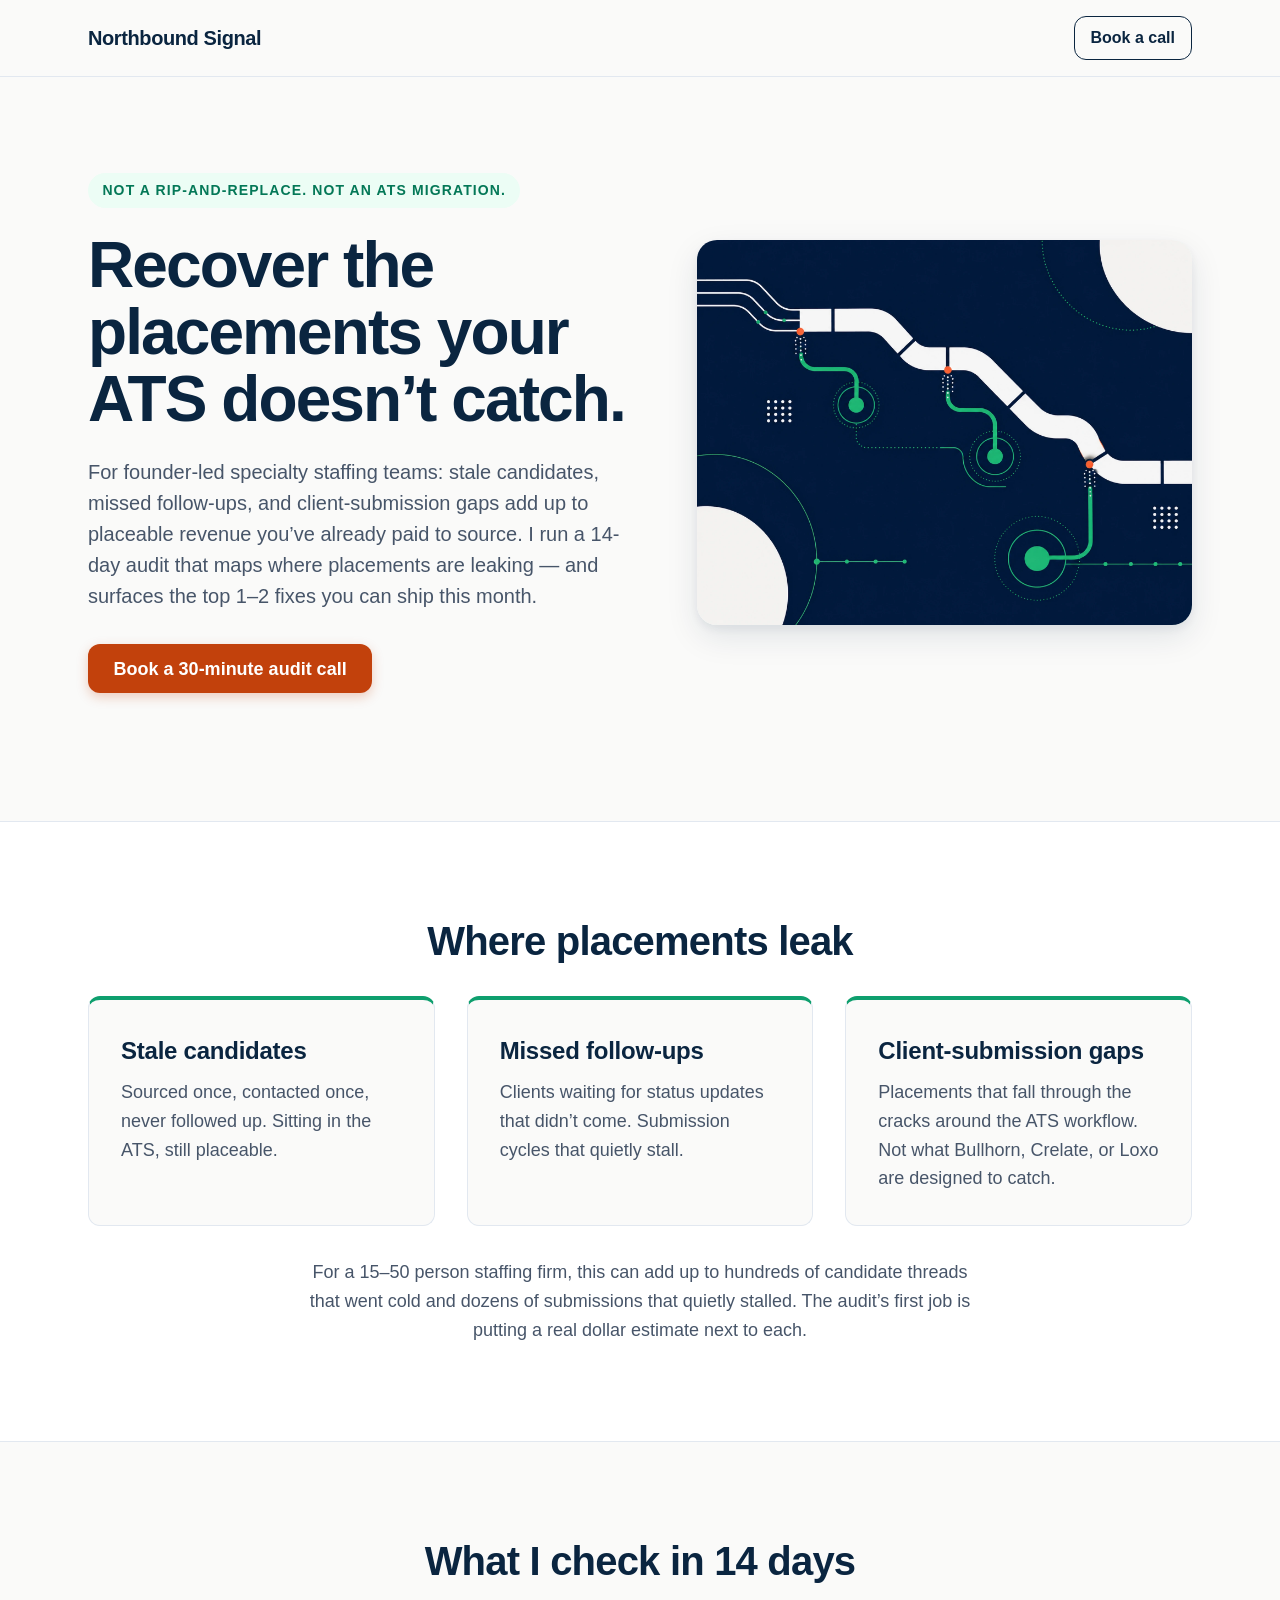
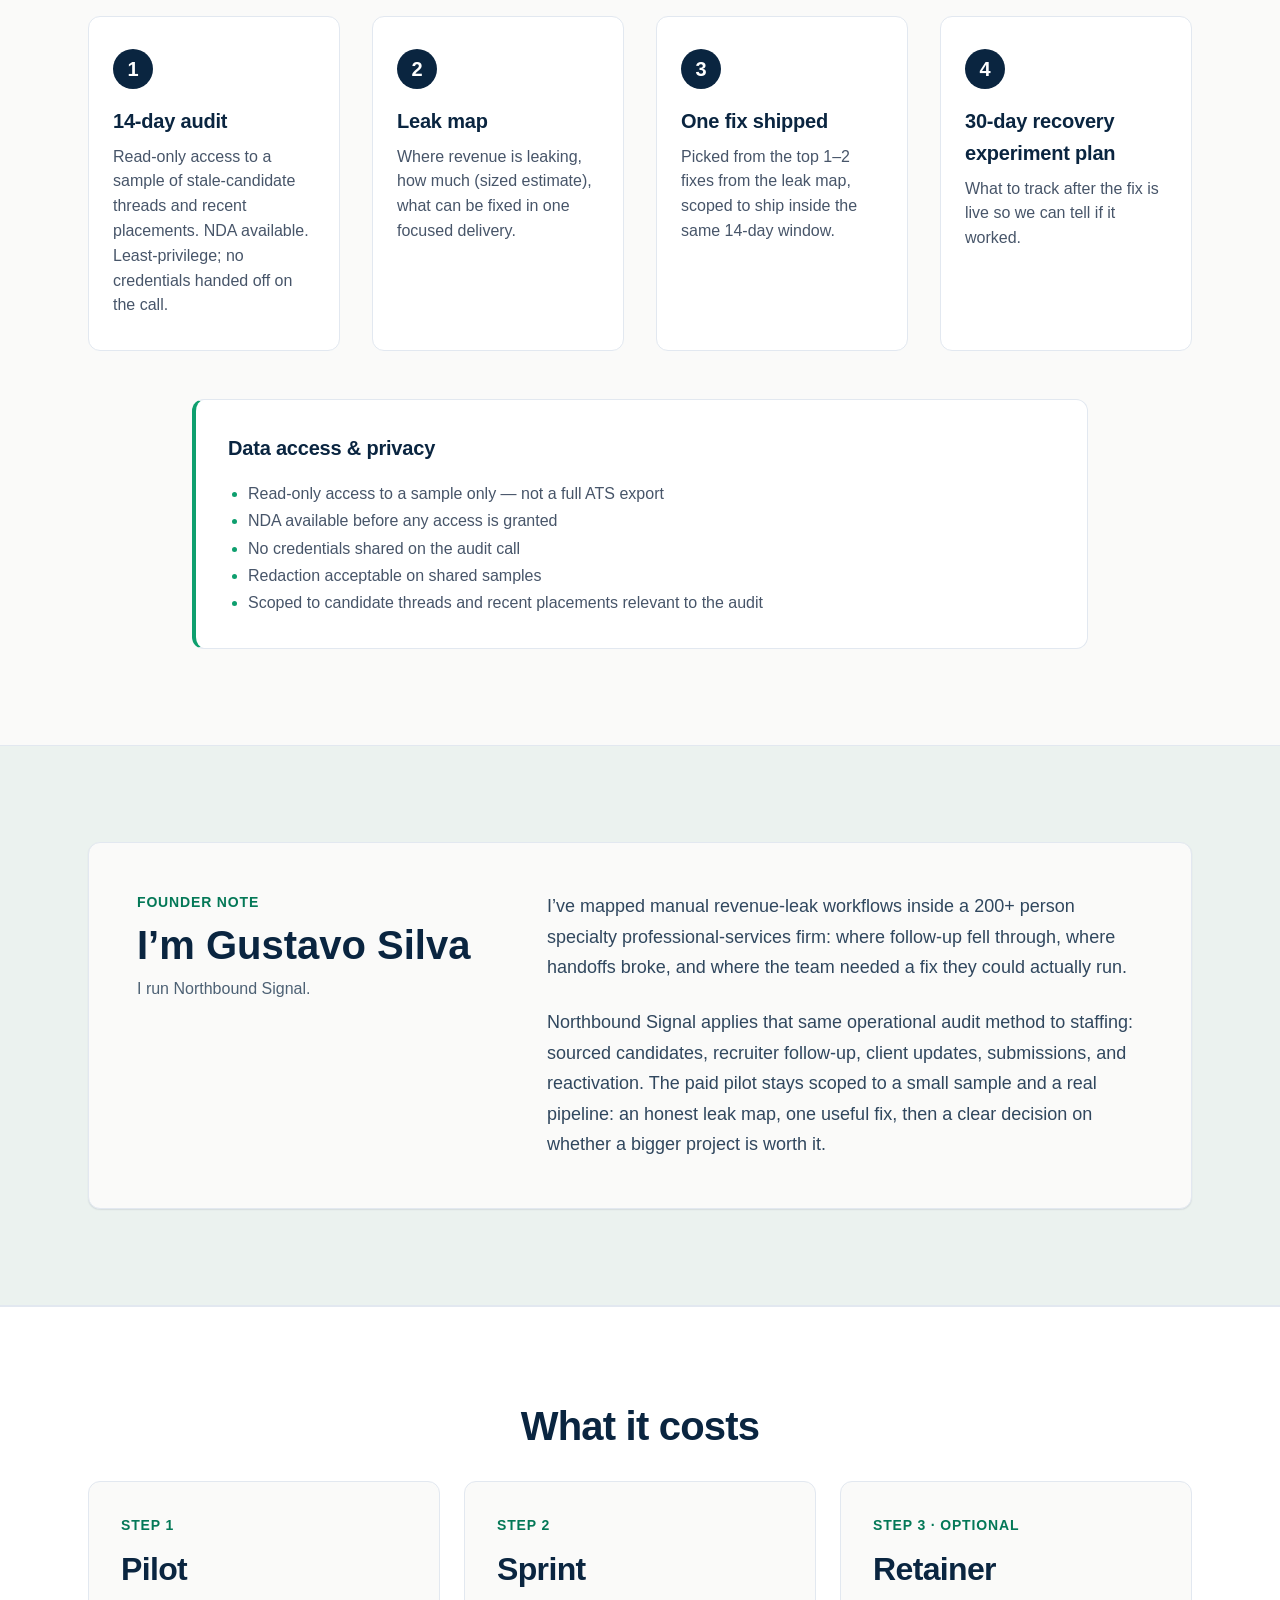
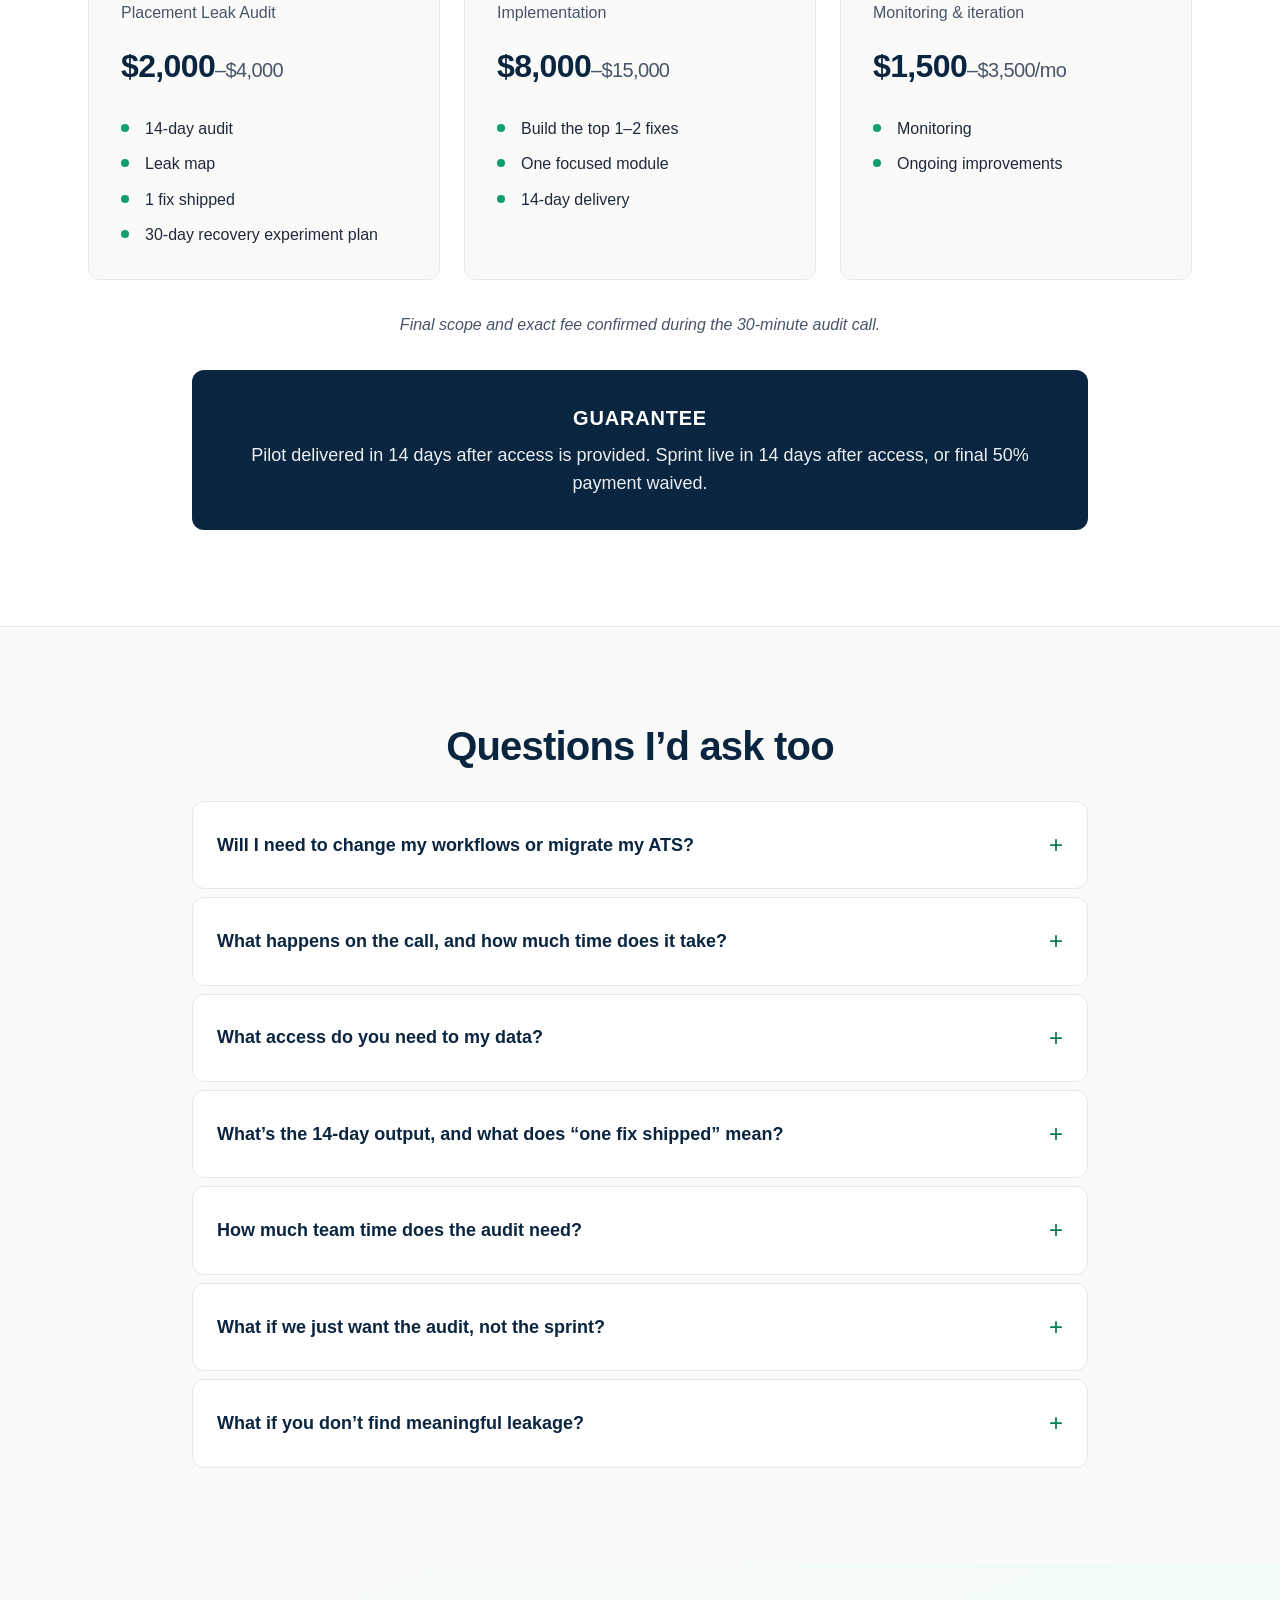
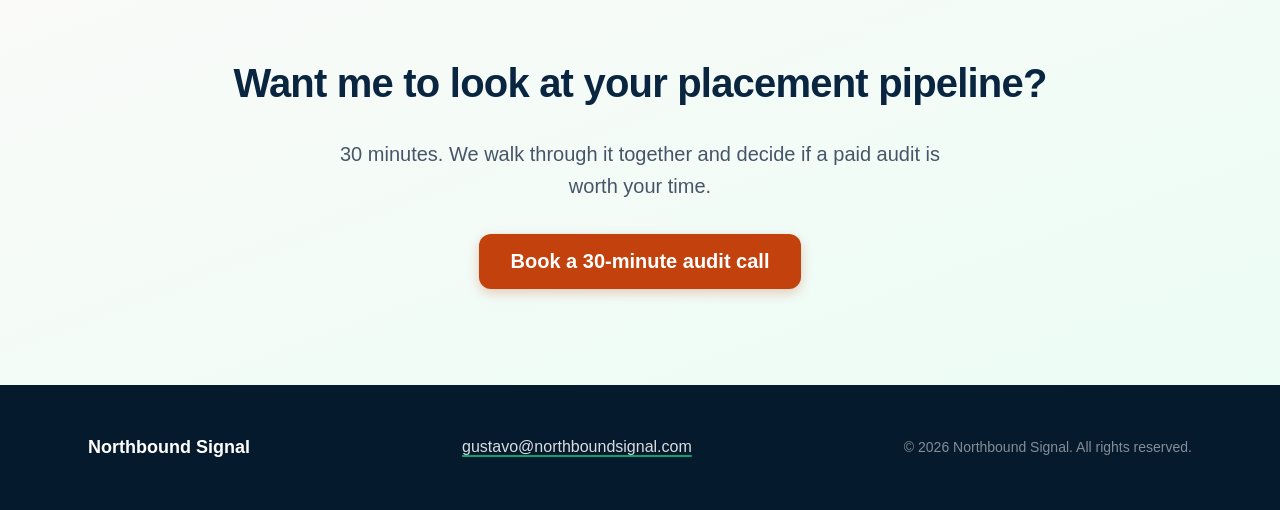
<file: index.html>
<!DOCTYPE html>
<html lang="en">
<head>
  <meta charset="UTF-8">
  <meta name="viewport" content="width=device-width, initial-scale=1.0">
  <title>Northbound Signal — Recover the placements your ATS doesn&rsquo;t catch</title>
  <meta name="description" content="A 14-day audit for founder-led specialty staffing firms on Bullhorn, Crelate, or Loxo. Maps where placements are leaking and ships the top 1&ndash;2 fixes that recover the most placeable revenue.">
  <link rel="canonical" href="https://northboundsignal.com/">
  <meta name="theme-color" content="#0A2540">
  <link rel="icon" type="image/svg+xml" href="/favicon.svg">
  <link rel="apple-touch-icon" href="/apple-touch-icon.png">

  <meta property="og:title" content="Northbound Signal &mdash; Recover the placements your ATS doesn&rsquo;t catch">
  <meta property="og:description" content="A 14-day audit for founder-led specialty staffing firms. Maps where placements are leaking and ships the top 1&ndash;2 fixes that recover the most placeable revenue.">
  <meta property="og:image" content="https://northboundsignal.com/assets/og-image.png">
  <meta property="og:url" content="https://northboundsignal.com/">
  <meta property="og:type" content="website">

  <meta name="twitter:card" content="summary_large_image">
  <meta name="twitter:title" content="Northbound Signal &mdash; Recover the placements your ATS doesn&rsquo;t catch">
  <meta name="twitter:description" content="A 14-day audit for founder-led specialty staffing firms.">
  <meta name="twitter:image" content="https://northboundsignal.com/assets/og-image.png">

  <link rel="preload" as="image" href="/assets/hero.webp">
  <link rel="stylesheet" href="/styles.css">
</head>
<body>

<header class="site-header">
  <nav class="nav" aria-label="Primary">
    <a href="/" class="brand" aria-label="Northbound Signal home">Northbound Signal</a>
    <a href="https://calendly.com/gustavogilsilva93/30min" class="nav-cta">Book a call</a>
  </nav>
</header>

<main>

<section class="hero" aria-labelledby="hero-title">
  <div class="hero-inner">
    <p class="eyebrow">Not a rip-and-replace. Not an ATS migration.</p>
    <h1 id="hero-title" class="hero-title">Recover the placements your ATS doesn&rsquo;t catch.</h1>
    <p class="hero-subhead">For founder-led specialty staffing teams: stale candidates, missed follow-ups, and client-submission gaps add up to placeable revenue you&rsquo;ve already paid to source. I run a 14-day audit that maps where placements are leaking &mdash; and surfaces the top 1&ndash;2 fixes you can ship this month.</p>
    <p class="hero-cta-row">
      <a href="https://calendly.com/gustavogilsilva93/30min" class="btn btn-primary">Book a 30-minute audit call</a>
    </p>
  </div>
  <div class="hero-figure">
    <img src="/assets/hero.webp" alt="A staffing pipeline diagram showing where placements leak and how the audit recovers them." width="900" height="700" fetchpriority="high">
  </div>
</section>

<section class="problem" aria-labelledby="problem-title">
  <div class="container">
    <h2 id="problem-title" class="section-title">Where placements leak</h2>
    <div class="card-grid">
      <article class="card">
        <h3>Stale candidates</h3>
        <p>Sourced once, contacted once, never followed up. Sitting in the ATS, still placeable.</p>
      </article>
      <article class="card">
        <h3>Missed follow-ups</h3>
        <p>Clients waiting for status updates that didn&rsquo;t come. Submission cycles that quietly stall.</p>
      </article>
      <article class="card">
        <h3>Client-submission gaps</h3>
        <p>Placements that fall through the cracks around the ATS workflow. Not what Bullhorn, Crelate, or Loxo are designed to catch.</p>
      </article>
    </div>
    <p class="problem-anchor">For a 15&ndash;50 person staffing firm, this can add up to hundreds of candidate threads that went cold and dozens of submissions that quietly stalled. The audit&rsquo;s first job is putting a real dollar estimate next to each.</p>
  </div>
</section>

<section class="process" aria-labelledby="process-title">
  <div class="container">
    <h2 id="process-title" class="section-title">What I check in 14 days</h2>
    <ol class="steps">
      <li>
        <span class="step-number" aria-hidden="true">1</span>
        <h3>14-day audit</h3>
        <p>Read-only access to a sample of stale-candidate threads and recent placements. NDA available. Least-privilege; no credentials handed off on the call.</p>
      </li>
      <li>
        <span class="step-number" aria-hidden="true">2</span>
        <h3>Leak map</h3>
        <p>Where revenue is leaking, how much (sized estimate), what can be fixed in one focused delivery.</p>
      </li>
      <li>
        <span class="step-number" aria-hidden="true">3</span>
        <h3>One fix shipped</h3>
        <p>Picked from the top 1&ndash;2 fixes from the leak map, scoped to ship inside the same 14-day window.</p>
      </li>
      <li>
        <span class="step-number" aria-hidden="true">4</span>
        <h3>30-day recovery experiment plan</h3>
        <p>What to track after the fix is live so we can tell if it worked.</p>
      </li>
    </ol>

    <aside class="privacy" aria-labelledby="privacy-title">
      <h3 id="privacy-title">Data access &amp; privacy</h3>
      <ul>
        <li>Read-only access to a sample only &mdash; not a full ATS export</li>
        <li>NDA available before any access is granted</li>
        <li>No credentials shared on the audit call</li>
        <li>Redaction acceptable on shared samples</li>
        <li>Scoped to candidate threads and recent placements relevant to the audit</li>
      </ul>
    </aside>
  </div>
</section>

<section class="about" aria-labelledby="about-title">
  <div class="container">
    <article class="about-card">
      <div class="about-meta">
        <p class="about-eyebrow">Founder note</p>
        <h2 id="about-title" class="about-heading">I&rsquo;m Gustavo Silva</h2>
        <p class="about-subhead">I run Northbound Signal.</p>
      </div>
      <div class="about-body">
        <p>I&rsquo;ve mapped manual revenue-leak workflows inside a 200+ person specialty professional-services firm: where follow-up fell through, where handoffs broke, and where the team needed a fix they could actually run.</p>
        <p>Northbound Signal applies that same operational audit method to staffing: sourced candidates, recruiter follow-up, client updates, submissions, and reactivation. The paid pilot stays scoped to a small sample and a real pipeline: an honest leak map, one useful fix, then a clear decision on whether a bigger project is worth it.</p>
      </div>
    </article>
  </div>
</section>

<section class="pricing" aria-labelledby="pricing-title">
  <div class="container">
    <h2 id="pricing-title" class="section-title">What it costs</h2>
    <div class="pricing-grid">

      <article class="tier">
        <p class="tier-eyebrow">Step 1</p>
        <h3 class="tier-name">Pilot</h3>
        <p class="tier-tagline">Placement Leak Audit</p>
        <p class="tier-price">$2,000<span class="tier-price-range">&ndash;$4,000</span></p>
        <ul class="tier-list">
          <li>14-day audit</li>
          <li>Leak map</li>
          <li>1 fix shipped</li>
          <li>30-day recovery experiment plan</li>
        </ul>
      </article>

      <article class="tier">
        <p class="tier-eyebrow">Step 2</p>
        <h3 class="tier-name">Sprint</h3>
        <p class="tier-tagline">Implementation</p>
        <p class="tier-price">$8,000<span class="tier-price-range">&ndash;$15,000</span></p>
        <ul class="tier-list">
          <li>Build the top 1&ndash;2 fixes</li>
          <li>One focused module</li>
          <li>14-day delivery</li>
        </ul>
      </article>

      <article class="tier">
        <p class="tier-eyebrow">Step 3 &middot; optional</p>
        <h3 class="tier-name">Retainer</h3>
        <p class="tier-tagline">Monitoring &amp; iteration</p>
        <p class="tier-price">$1,500<span class="tier-price-range">&ndash;$3,500/mo</span></p>
        <ul class="tier-list">
          <li>Monitoring</li>
          <li>Ongoing improvements</li>
        </ul>
      </article>

    </div>

    <p class="pricing-sub">Final scope and exact fee confirmed during the 30-minute audit call.</p>

    <aside class="guarantee">
      <h3>Guarantee</h3>
      <p>Pilot delivered in 14 days after access is provided. Sprint live in 14 days after access, or final 50% payment waived.</p>
    </aside>
  </div>
</section>

<section class="faq" aria-labelledby="faq-title">
  <div class="container">
    <h2 id="faq-title" class="section-title">Questions I&rsquo;d ask too</h2>
    <div class="faq-list">

      <details>
        <summary>Will I need to change my workflows or migrate my ATS?</summary>
        <div class="faq-body"><p>No to both. The audit reads what your team already does inside Bullhorn, Crelate, or Loxo and finds where revenue leaks around the existing workflow. Nothing gets ripped out or replaced.</p></div>
      </details>

      <details>
        <summary>What happens on the call, and how much time does it take?</summary>
        <div class="faq-body"><p>30 minutes. We walk through your placement pipeline together, identify 2&ndash;3 leakage hypotheses, and decide if a paid audit is worth your time. No slides, no pitch deck.</p></div>
      </details>

      <details>
        <summary>What access do you need to my data?</summary>
        <div class="faq-body"><p>For the audit: read access to a sampling of stale-candidate threads and recent placements. NDA available. No credentials shared on the call itself.</p></div>
      </details>

      <details>
        <summary>What&rsquo;s the 14-day output, and what does &ldquo;one fix shipped&rdquo; mean?</summary>
        <div class="faq-body"><p>You get a leak map (where revenue is leaking, how much, what can be fixed in one focused delivery), one fix delivered live, and a 30-day recovery experiment plan. &ldquo;One fix&rdquo; might be an automated stale-candidate reactivation sequence, a missed-follow-up alert when a recruiter goes quiet on a placement, a daily client-submission status digest, or a CRM-cleanup pass that re-surfaces buried opportunities &mdash; whichever has the highest dollar recovery for your specific pipeline.</p></div>
      </details>

      <details>
        <summary>How much team time does the audit need?</summary>
        <div class="faq-body"><p>Roughly 60&ndash;90 minutes total: a 30-minute kickoff to walk us through your pipeline, an async 30-minute review of the leak map mid-audit, and a 30-minute readout at the end. Outside that we work async.</p></div>
      </details>

      <details>
        <summary>What if we just want the audit, not the sprint?</summary>
        <div class="faq-body"><p>You keep the leak map and the experiment plan. Some firms ship the top fix themselves with the spec we deliver. The audit isn&rsquo;t a tripwire for the sprint &mdash; there&rsquo;s no auto-charge and no pressure on the readout call.</p></div>
      </details>

      <details>
        <summary>What if you don&rsquo;t find meaningful leakage?</summary>
        <div class="faq-body"><p>That itself is the answer. The audit fee is the cost of finding out, not a bet on a guaranteed outcome.</p></div>
      </details>

    </div>
  </div>
</section>

<section class="cta-final" aria-labelledby="cta-final-title">
  <div class="container">
    <h2 id="cta-final-title" class="section-title">Want me to look at your placement pipeline?</h2>
    <p class="cta-final-sub">30 minutes. We walk through it together and decide if a paid audit is worth your time.</p>
    <a href="https://calendly.com/gustavogilsilva93/30min" class="btn btn-primary btn-large">Book a 30-minute audit call</a>
  </div>
</section>

</main>

<footer class="site-footer">
  <div class="container footer-inner">
    <p class="footer-brand">Northbound Signal</p>
    <p class="footer-contact"><a href="mailto:gustavo@northboundsignal.com">gustavo@northboundsignal.com</a></p>
    <p class="footer-copy">&copy; 2026 Northbound Signal. All rights reserved.</p>
  </div>
</footer>

</body>
</html>
</file>
<file: styles.css>
/* =========================================================
   Northbound Signal — base stylesheet
   Palette tokens locked in helm/landing-page-plan.md §4.
   CTA orange darkened to #C2410C for WCAG AA contrast (4.7:1 vs white).
   ========================================================= */

:root {
  /* Color palette */
  --navy: #0A2540;
  --navy-soft: #11304F;
  --navy-deep: #061A2E;
  --emerald: #0E9F6E;
  --emerald-text: #047857;        /* darker for AA contrast on light bgs and as button bg with white text */
  --emerald-soft: #ECFDF5;
  --orange: #C2410C;            /* darkened from #EA580C for AA contrast */
  --orange-hover: #9A330A;
  --text: #1E293B;
  --text-muted: #475569;
  --bg: #FAFAF9;
  --bg-soft: #F1F5F9;
  --border: #E2E8F0;
  --white: #FFFFFF;

  /* Typography */
  --font-sans: -apple-system, BlinkMacSystemFont, "Segoe UI", Roboto, "Helvetica Neue", Arial, "Inter", sans-serif;
  --font-display: "Inter", -apple-system, BlinkMacSystemFont, "Segoe UI", sans-serif;

  /* Type scale */
  --text-xs: 0.875rem;
  --text-sm: 1rem;
  --text-base: 1.125rem;
  --text-lg: 1.25rem;
  --text-xl: 1.5rem;
  --text-2xl: 2rem;
  --text-3xl: 2.5rem;
  --text-4xl: 3.25rem;
  --text-5xl: 4rem;

  /* Spacing */
  --space-1: 0.5rem;
  --space-2: 1rem;
  --space-3: 1.5rem;
  --space-4: 2rem;
  --space-5: 3rem;
  --space-6: 4rem;
  --space-7: 6rem;
  --space-8: 8rem;

  /* Layout */
  --container: 72rem;
  --container-narrow: 56rem;
  --radius: 0.75rem;
  --radius-lg: 1.25rem;
  --shadow-sm: 0 1px 2px rgba(10, 37, 64, 0.06), 0 1px 1px rgba(10, 37, 64, 0.04);
  --shadow-md: 0 4px 12px rgba(10, 37, 64, 0.08), 0 2px 4px rgba(10, 37, 64, 0.04);
  --shadow-lg: 0 12px 32px rgba(10, 37, 64, 0.10), 0 4px 8px rgba(10, 37, 64, 0.06);
}

/* =========================================================
   Reset / base
   ========================================================= */

*,
*::before,
*::after {
  box-sizing: border-box;
}

html {
  -webkit-text-size-adjust: 100%;
  scroll-behavior: smooth;
}

@media (prefers-reduced-motion: reduce) {
  html { scroll-behavior: auto; }
  *,
  *::before,
  *::after {
    animation-duration: 0.01ms !important;
    animation-iteration-count: 1 !important;
    transition-duration: 0.01ms !important;
  }
}

body {
  margin: 0;
  font-family: var(--font-sans);
  font-size: var(--text-base);
  line-height: 1.6;
  color: var(--text);
  background: var(--bg);
  -webkit-font-smoothing: antialiased;
  -moz-osx-font-smoothing: grayscale;
}

img, svg {
  display: block;
  max-width: 100%;
  height: auto;
}

a {
  color: var(--navy);
  text-decoration-color: var(--emerald);
  text-decoration-thickness: 2px;
  text-underline-offset: 3px;
}

a:hover {
  color: var(--emerald-text);
}

a:focus-visible,
button:focus-visible,
.btn:focus-visible,
summary:focus-visible {
  outline: 3px solid var(--orange);
  outline-offset: 3px;
  border-radius: 4px;
}

/* Visually hidden but accessible to screen readers */
.visually-hidden {
  position: absolute;
  width: 1px;
  height: 1px;
  padding: 0;
  margin: -1px;
  overflow: hidden;
  clip: rect(0, 0, 0, 0);
  white-space: nowrap;
  border: 0;
}

/* =========================================================
   Layout primitives
   ========================================================= */

.container {
  width: 100%;
  max-width: var(--container);
  margin: 0 auto;
  padding-inline: var(--space-3);
}

.section-title {
  font-family: var(--font-display);
  font-size: clamp(var(--text-2xl), 4vw, var(--text-3xl));
  font-weight: 700;
  letter-spacing: -0.02em;
  color: var(--navy);
  margin: 0 0 var(--space-4);
  line-height: 1.15;
  text-align: center;
}

/* =========================================================
   Header / nav
   ========================================================= */

.site-header {
  position: sticky;
  top: 0;
  z-index: 50;
  background: rgba(250, 250, 249, 0.92);
  backdrop-filter: saturate(180%) blur(12px);
  -webkit-backdrop-filter: saturate(180%) blur(12px);
  border-bottom: 1px solid var(--border);
}

.nav {
  display: flex;
  align-items: center;
  justify-content: space-between;
  gap: var(--space-2);
  max-width: var(--container);
  margin: 0 auto;
  padding: var(--space-2) var(--space-3);
}

.brand {
  font-family: var(--font-display);
  font-weight: 700;
  font-size: var(--text-lg);
  letter-spacing: -0.02em;
  color: var(--navy);
  text-decoration: none;
}

.nav-cta {
  font-size: var(--text-sm);
  font-weight: 600;
  color: var(--navy);
  text-decoration: none;
  padding: 0.5rem 1rem;
  border: 1.5px solid var(--navy);
  border-radius: var(--radius);
  transition: background 0.15s ease, color 0.15s ease;
}

.nav-cta:hover {
  background: var(--navy);
  color: var(--white);
}

/* =========================================================
   Hero
   ========================================================= */

.hero {
  display: grid;
  grid-template-columns: 1fr;
  gap: var(--space-5);
  align-items: center;
  max-width: var(--container);
  margin: 0 auto;
  padding: var(--space-6) var(--space-3) var(--space-7);
}

@media (min-width: 960px) {
  .hero {
    grid-template-columns: 1.1fr 1fr;
    gap: var(--space-6);
    padding-block: var(--space-7) var(--space-8);
  }
}

.eyebrow {
  display: inline-block;
  font-family: var(--font-display);
  font-size: var(--text-xs);
  font-weight: 600;
  letter-spacing: 0.08em;
  text-transform: uppercase;
  color: var(--emerald-text);
  background: var(--emerald-soft);
  padding: 0.4rem 0.9rem;
  border-radius: 999px;
  margin: 0 0 var(--space-3);
}

.hero-title {
  font-family: var(--font-display);
  font-size: clamp(var(--text-3xl), 6vw, var(--text-5xl));
  font-weight: 800;
  letter-spacing: -0.03em;
  line-height: 1.05;
  color: var(--navy);
  margin: 0 0 var(--space-3);
}

.hero-subhead {
  font-size: var(--text-lg);
  line-height: 1.55;
  color: var(--text-muted);
  margin: 0 0 var(--space-4);
  max-width: 38rem;
}

.hero-cta-row {
  margin: 0;
}

.hero-figure {
  position: relative;
  aspect-ratio: 9 / 7;
  background: linear-gradient(135deg, var(--bg-soft), var(--emerald-soft));
  border-radius: var(--radius-lg);
  overflow: hidden;
  box-shadow: var(--shadow-lg);
}

.hero-figure img {
  width: 100%;
  height: 100%;
  object-fit: cover;
}

/* If hero image hasn't been generated yet, the gradient placeholder shows.
   Once /assets/hero.webp is added, it covers the gradient automatically. */

/* =========================================================
   Buttons
   ========================================================= */

.btn {
  display: inline-block;
  font-family: var(--font-display);
  font-size: var(--text-base);
  font-weight: 600;
  line-height: 1;
  padding: 0.95rem 1.6rem;
  border-radius: var(--radius);
  text-decoration: none;
  transition: background 0.15s ease, transform 0.1s ease, box-shadow 0.15s ease;
  border: none;
  cursor: pointer;
}

.btn-primary {
  background: var(--orange);
  color: var(--white);
  box-shadow: 0 4px 12px rgba(194, 65, 12, 0.25);
}

.btn-primary:hover {
  background: var(--orange-hover);
  color: var(--white);
  transform: translateY(-1px);
  box-shadow: 0 6px 16px rgba(194, 65, 12, 0.30);
}

.btn-large {
  font-size: var(--text-lg);
  padding: 1.1rem 2rem;
}

/* =========================================================
   Problem section (3 cards)
   ========================================================= */

.problem {
  padding-block: var(--space-7);
  background: var(--white);
  border-block: 1px solid var(--border);
}

.card-grid {
  display: grid;
  grid-template-columns: 1fr;
  gap: var(--space-3);
}

@media (min-width: 720px) {
  .card-grid {
    grid-template-columns: repeat(3, 1fr);
    gap: var(--space-4);
  }
}

.card {
  padding: var(--space-4);
  background: var(--bg);
  border: 1px solid var(--border);
  border-radius: var(--radius);
  border-top: 4px solid var(--emerald);
  transition: transform 0.15s ease, box-shadow 0.15s ease;
}

.card:hover {
  transform: translateY(-2px);
  box-shadow: var(--shadow-md);
}

.card h3 {
  font-family: var(--font-display);
  font-size: var(--text-xl);
  font-weight: 700;
  color: var(--navy);
  margin: 0 0 var(--space-1);
  letter-spacing: -0.01em;
}

.card p {
  margin: 0;
  color: var(--text-muted);
  font-size: var(--text-base);
}

/* =========================================================
   Process (numbered steps + privacy aside)
   ========================================================= */

.process {
  padding-block: var(--space-7);
  background: var(--bg);
}

.steps {
  list-style: none;
  padding: 0;
  margin: 0 0 var(--space-5);
  display: grid;
  grid-template-columns: 1fr;
  gap: var(--space-3);
  counter-reset: step;
}

@media (min-width: 720px) {
  .steps {
    grid-template-columns: repeat(2, 1fr);
    gap: var(--space-4);
  }
}

@media (min-width: 1100px) {
  .steps {
    grid-template-columns: repeat(4, 1fr);
  }
}

.steps li {
  position: relative;
  padding: var(--space-4) var(--space-3);
  background: var(--white);
  border: 1px solid var(--border);
  border-radius: var(--radius);
}

.step-number {
  display: inline-flex;
  align-items: center;
  justify-content: center;
  width: 2.5rem;
  height: 2.5rem;
  border-radius: 50%;
  background: var(--navy);
  color: var(--white);
  font-family: var(--font-display);
  font-weight: 700;
  font-size: var(--text-lg);
  margin-bottom: var(--space-2);
}

.steps h3 {
  font-family: var(--font-display);
  font-size: var(--text-lg);
  font-weight: 700;
  color: var(--navy);
  margin: 0 0 var(--space-1);
  letter-spacing: -0.01em;
}

.steps p {
  margin: 0;
  font-size: var(--text-sm);
  color: var(--text-muted);
  line-height: 1.55;
}

.privacy {
  background: var(--white);
  border: 1px solid var(--border);
  border-left: 4px solid var(--emerald);
  border-radius: var(--radius);
  padding: var(--space-4);
  max-width: var(--container-narrow);
  margin-inline: auto;
}

.privacy h3 {
  font-family: var(--font-display);
  font-size: var(--text-lg);
  font-weight: 700;
  color: var(--navy);
  margin: 0 0 var(--space-2);
  letter-spacing: -0.01em;
}

.privacy ul {
  margin: 0;
  padding-left: 1.25rem;
  color: var(--text-muted);
  font-size: var(--text-sm);
  line-height: 1.7;
}

.privacy li::marker {
  color: var(--emerald);
}

/* =========================================================
   About (featured founder note)
   ========================================================= */

.about {
  padding-block: var(--space-7);
  background: color-mix(in srgb, var(--bg) 94%, var(--emerald-text) 6%);
  border-block: 1px solid var(--border);
}

.about-card {
  display: grid;
  gap: var(--space-4);
  background: var(--bg);
  border: 1px solid var(--border);
  border-radius: var(--radius);
  padding: var(--space-4);
  box-shadow:
    0 1px 2px color-mix(in srgb, var(--navy) 6%, transparent),
    0 1px 1px color-mix(in srgb, var(--navy) 4%, transparent);
}

.about-meta {
  min-width: 0;
}

.about-eyebrow {
  font-family: var(--font-display);
  font-size: var(--text-xs);
  font-weight: 600;
  letter-spacing: 0.06em;
  text-transform: uppercase;
  color: var(--emerald-text);
  margin: 0 0 var(--space-1);
}

.about-heading {
  font-family: var(--font-display);
  font-size: clamp(var(--text-2xl), 4vw, var(--text-3xl));
  font-weight: 700;
  line-height: 1.15;
  color: var(--navy);
  margin: 0 0 var(--space-1);
}

.about-subhead {
  font-family: var(--font-display);
  font-size: var(--text-sm);
  color: color-mix(in srgb, var(--navy) 72%, var(--bg) 28%);
  margin: 0;
}

.about-body {
  display: grid;
  gap: var(--space-3);
  min-width: 0;
}

.about-body p {
  font-size: var(--text-base);
  line-height: 1.7;
  color: color-mix(in srgb, var(--navy) 84%, var(--bg) 16%);
  margin: 0;
}

@media (min-width: 800px) {
  .about-card {
    grid-template-columns: minmax(0, 0.85fr) minmax(0, 1.4fr);
    align-items: start;
    gap: var(--space-5);
    padding: var(--space-5);
  }
}

@media (max-width: 719px) {
  .about {
    padding-block: var(--space-6);
  }

  .about-card {
    padding: var(--space-3);
  }

  .about-heading {
    font-size: var(--text-2xl);
  }
}


/* Anchor sentence after the 3 problem cards */
.problem-anchor {
  max-width: 42rem;
  margin: var(--space-4) auto 0;
  text-align: center;
  color: var(--text-muted);
  font-size: var(--text-base);
  line-height: 1.6;
}

/* =========================================================
   FAQ
   ========================================================= */

.faq {
  padding-block: var(--space-7);
  background: var(--bg);
}

.faq-list {
  max-width: var(--container-narrow);
  margin: 0 auto;
  display: grid;
  gap: var(--space-1);
}

.faq details {
  background: var(--white);
  border: 1px solid var(--border);
  border-radius: var(--radius);
  transition: box-shadow 0.15s ease;
}

.faq details[open] {
  box-shadow: var(--shadow-sm);
  border-color: var(--emerald);
}

.faq summary {
  list-style: none;
  cursor: pointer;
  padding: var(--space-3);
  font-family: var(--font-display);
  font-weight: 600;
  font-size: var(--text-base);
  color: var(--navy);
  display: flex;
  align-items: center;
  justify-content: space-between;
  gap: var(--space-2);
}

.faq summary::-webkit-details-marker { display: none; }

.faq summary::after {
  content: "+";
  font-size: 1.5rem;
  font-weight: 400;
  color: var(--emerald-text);
  transition: transform 0.15s ease;
  flex: 0 0 auto;
}

.faq details[open] summary::after {
  content: "\2212";
  transform: none;
}

.faq-body {
  padding: 0 var(--space-3) var(--space-3);
}

.faq-body p {
  margin: 0;
  color: var(--text-muted);
  line-height: 1.6;
}

/* =========================================================
   Pricing
   ========================================================= */

.pricing {
  padding-block: var(--space-7);
  background: var(--white);
  border-block: 1px solid var(--border);
}

.pricing-grid {
  display: grid;
  grid-template-columns: 1fr;
  gap: var(--space-3);
  margin-bottom: var(--space-4);
}

@media (min-width: 800px) {
  .pricing-grid {
    grid-template-columns: repeat(3, 1fr);
    gap: var(--space-3);
    align-items: stretch;
  }
}

.tier {
  display: flex;
  flex-direction: column;
  background: var(--bg);
  border: 1px solid var(--border);
  border-radius: var(--radius);
  padding: var(--space-4);
}

.tier-eyebrow {
  font-family: var(--font-display);
  font-size: var(--text-xs);
  font-weight: 600;
  letter-spacing: 0.06em;
  text-transform: uppercase;
  color: var(--emerald-text);
  margin: 0 0 var(--space-1);
}

.tier-name {
  font-family: var(--font-display);
  font-size: var(--text-2xl);
  font-weight: 700;
  color: var(--navy);
  margin: 0 0 0.25rem;
  letter-spacing: -0.02em;
}

.tier-tagline {
  margin: 0 0 var(--space-2);
  color: var(--text-muted);
  font-size: var(--text-sm);
}

.tier-price {
  font-family: var(--font-display);
  font-size: var(--text-2xl);
  font-weight: 700;
  color: var(--navy);
  margin: 0 0 var(--space-3);
  letter-spacing: -0.02em;
}

.tier-price-range {
  color: var(--text-muted);
  font-weight: 500;
  font-size: var(--text-lg);
}

.tier-list {
  list-style: none;
  padding: 0;
  margin: 0;
  display: grid;
  gap: 0.6rem;
}

.tier-list li {
  position: relative;
  padding-left: 1.5rem;
  color: var(--text);
  font-size: var(--text-sm);
}

.tier-list li::before {
  content: "";
  position: absolute;
  left: 0;
  top: 0.5em;
  width: 0.5rem;
  height: 0.5rem;
  border-radius: 50%;
  background: var(--emerald);
}

.pricing-sub {
  text-align: center;
  font-size: var(--text-sm);
  color: var(--text-muted);
  font-style: italic;
  margin: 0 0 var(--space-4);
}

.guarantee {
  max-width: var(--container-narrow);
  margin: 0 auto;
  background: var(--navy);
  color: var(--white);
  padding: var(--space-4);
  border-radius: var(--radius);
  text-align: center;
}

.guarantee h3 {
  font-family: var(--font-display);
  font-size: var(--text-lg);
  font-weight: 700;
  color: var(--white);
  margin: 0 0 var(--space-1);
  letter-spacing: 0.04em;
  text-transform: uppercase;
}

.guarantee p {
  margin: 0;
  font-size: var(--text-base);
  line-height: 1.55;
  color: rgba(255, 255, 255, 0.92);
}

/* =========================================================
   Final CTA
   ========================================================= */

.cta-final {
  padding-block: var(--space-7);
  background: linear-gradient(160deg, var(--bg) 0%, var(--emerald-soft) 100%);
  text-align: center;
}

.cta-final-sub {
  max-width: 38rem;
  margin: 0 auto var(--space-4);
  color: var(--text-muted);
  font-size: var(--text-lg);
}

/* =========================================================
   Footer
   ========================================================= */

.site-footer {
  background: var(--navy-deep);
  color: rgba(255, 255, 255, 0.85);
  padding-block: var(--space-5);
}

.footer-inner {
  display: flex;
  flex-direction: column;
  gap: var(--space-1);
  align-items: flex-start;
}

@media (min-width: 720px) {
  .footer-inner {
    flex-direction: row;
    align-items: center;
    justify-content: space-between;
    gap: var(--space-3);
  }
}

.footer-brand {
  font-family: var(--font-display);
  font-weight: 700;
  font-size: var(--text-base);
  color: var(--white);
  margin: 0;
}

.footer-contact {
  margin: 0;
  font-size: var(--text-sm);
}

.footer-contact a {
  color: rgba(255, 255, 255, 0.85);
  text-decoration-color: var(--emerald);
}

.footer-contact a:hover {
  color: var(--white);
}

.footer-copy {
  margin: 0;
  font-size: var(--text-xs);
  color: rgba(255, 255, 255, 0.5);
}

/* =========================================================
   404 page
   ========================================================= */

.error-page {
  min-height: 70vh;
  display: flex;
  flex-direction: column;
  align-items: center;
  justify-content: center;
  text-align: center;
  padding: var(--space-6) var(--space-3);
}

.error-code {
  font-family: var(--font-display);
  font-size: clamp(4rem, 12vw, 8rem);
  font-weight: 800;
  color: var(--navy);
  letter-spacing: -0.04em;
  line-height: 1;
  margin: 0 0 var(--space-2);
}

.error-message {
  font-size: var(--text-lg);
  color: var(--text-muted);
  max-width: 28rem;
  margin: 0 0 var(--space-4);
}
</file>
